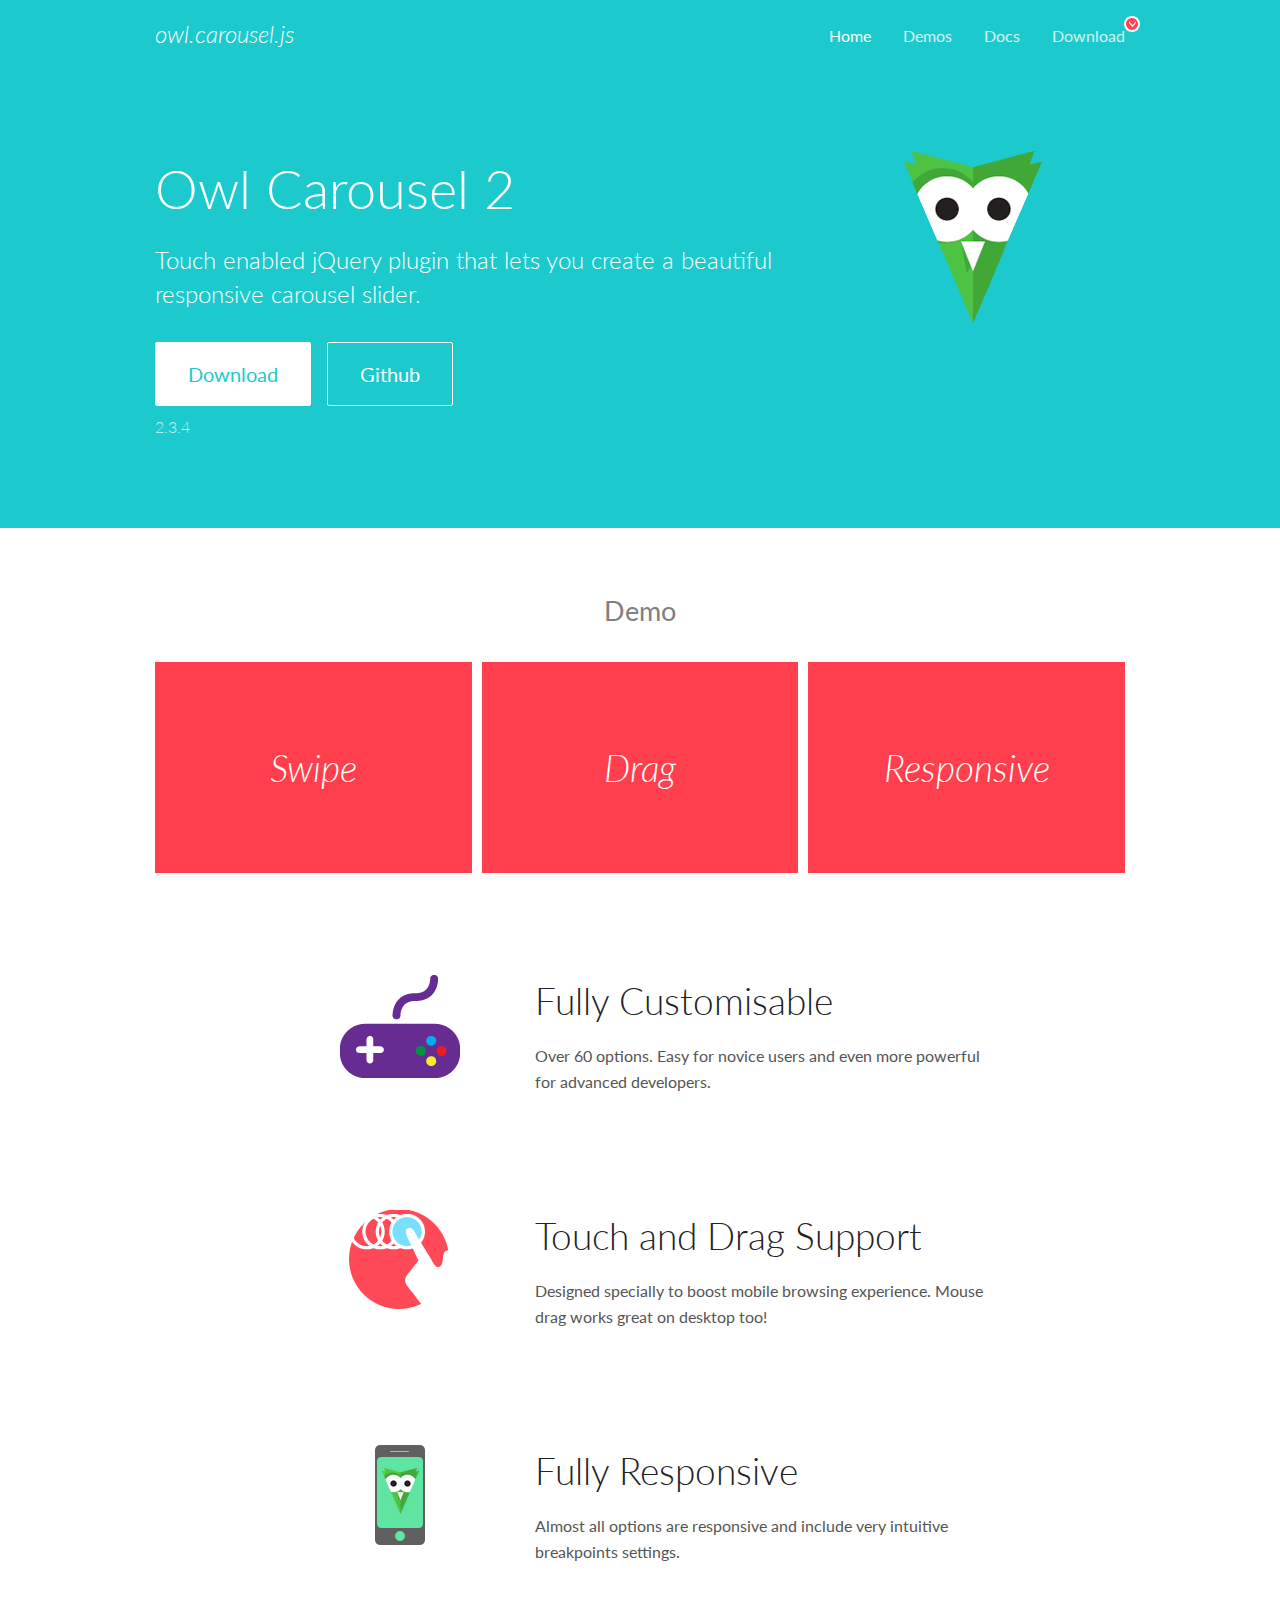
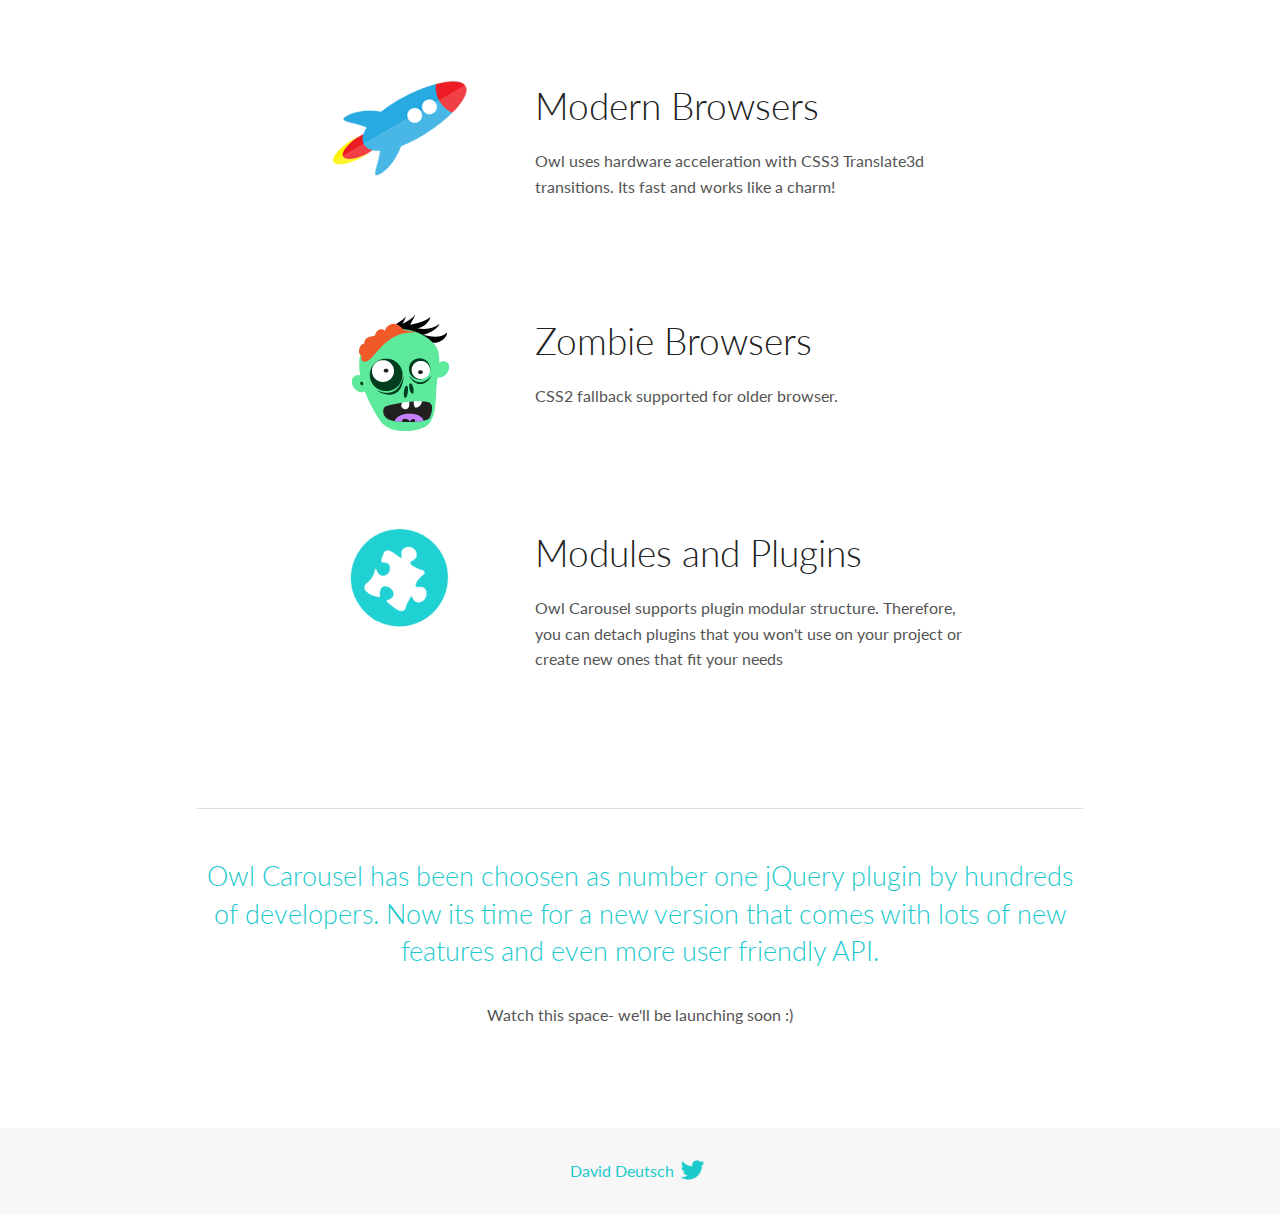
<file: new/owlcarousel/docs/index.html>
<!DOCTYPE html>
<html lang="en">
  <head>

    <!-- head -->
    <meta charset="utf-8">
    <meta name="msapplication-tap-highlight" content="no" />
    <meta name="viewport" content="width=device-width, initial-scale=1.0" />
    <meta name="description" content="Touch enabled jQuery plugin that lets you create beautiful responsive carousel slider.">
    <meta name="author" content="David Deutsch">
    <title>
      Home | Owl Carousel | 2.3.4
    </title>

    <!-- Stylesheets -->
    <link href='https://fonts.googleapis.com/css?family=Lato:300,400,700,400italic,300italic' rel='stylesheet' type='text/css'>
    <link rel="stylesheet" href="assets/css/docs.theme.min.css">

    <!-- Owl Stylesheets -->
    <link rel="stylesheet" href="assets/owlcarousel/assets/owl.carousel.min.css">
    <link rel="stylesheet" href="assets/owlcarousel/assets/owl.theme.default.min.css">

    <!-- HTML5 shim and Respond.js IE8 support of HTML5 elements and media queries -->

    <!--[if lt IE 9]>
      <script src="https://oss.maxcdn.com/libs/html5shiv/3.7.0/html5shiv.js"></script>
      <script src="https://oss.maxcdn.com/libs/respond.js/1.3.0/respond.min.js"></script>
    <![endif]-->

    <!-- Favicons -->
    <link rel="apple-touch-icon-precomposed" sizes="144x144" href="assets/ico/apple-touch-icon-144-precomposed.png">
    <link rel="shortcut icon" href="assets/ico/favicon.png">
    <link rel="shortcut icon" href="favicon.ico">

    <!-- Yeah i know js should not be in header. Its required for demos.-->

    <!-- javascript -->
    <script src="assets/vendors/jquery.min.js"></script>
    <script src="assets/owlcarousel/owl.carousel.js"></script>
  </head>
  <body>

    <!-- header -->
    <header class="header">
      <div class="row">
        <div class="large-12 columns">
          <div class="brand left">
            <h3>
              <a href="/OwlCarousel2/">owl.carousel.js</a> 
            </h3>
          </div>
          <a id="toggle-nav" class="right">
            <span></span> <span></span> <span></span> 
          </a> 
          <div class="nav-bar">
            <ul class="clearfix">
              <li class="active">
                <a href="/OwlCarousel2/index.html">Home</a> 
              </li>
              <li> <a href="/OwlCarousel2/demos/demos.html">Demos</a>  </li>
              <li> <a href="/OwlCarousel2/docs/started-welcome.html">Docs</a>  </li>
              <li>
                <a href="https://github.com/OwlCarousel2/OwlCarousel2/archive/2.3.4.zip">Download</a> 
                <span class="download"></span> 
              </li>
            </ul>
          </div>
        </div>
      </div>
    </header>

    <!-- home panel -->
    <section id="hero">
      <div class="row">
        <div class="large-8 medium-8 columns">
          <h1>Owl Carousel 2</h1>
          <h4>Touch enabled jQuery plugin that lets you create a beautiful responsive carousel slider.</h4>
          <a href="https://github.com/OwlCarousel2/OwlCarousel2/archive/2.3.4.zip" class="hero-button">Download</a> 
          <a href="https://github.com/OwlCarousel2/OwlCarousel2" class="hero-button outline">Github</a> 
          <p>2.3.4</p>
        </div>
        <div class="large-4 medium-4 columns">
          <img class="owl-logo" src="assets/img/owl-logo.png" alt="mr. Owl">
        </div>
      </div>
    </section>

    <!-- body -->
    <div class="home-demo">
      <div class="row">
        <div class="large-12 columns">
          <h3>Demo</h3>
          <div class="owl-carousel">
            <div class="item">
              <h2>Swipe</h2>
            </div>
            <div class="item">
              <h2>Drag</h2>
            </div>
            <div class="item">
              <h2>Responsive</h2>
            </div>
            <div class="item">
              <h2>CSS3</h2>
            </div>
            <div class="item">
              <h2>Fast</h2>
            </div>
            <div class="item">
              <h2>Easy</h2>
            </div>
            <div class="item">
              <h2>Free</h2>
            </div>
            <div class="item">
              <h2>Upgradable</h2>
            </div>
            <div class="item">
              <h2>Tons of options</h2>
            </div>
            <div class="item">
              <h2>Infinity</h2>
            </div>
            <div class="item">
              <h2>Auto Width</h2>
            </div>
          </div>
        </div>
      </div>
    </div>
    <script>
      var owl = $('.owl-carousel');
      owl.owlCarousel({
        margin: 10,
        loop: true,
        responsive: {
          0: {
            items: 1
          },
          600: {
            items: 2
          },
          1000: {
            items: 3
          }
        }
      })
    </script>

    <!-- features -->
    <div id="features">
      <div class="row">
        <div class="small-12 medium-9 small-centered columns">
          <section class="row feature">
            <div class="medium-4 small-12 columns">
              <img src="assets/img/feature-options.png" alt="">
            </div>
            <div class="medium-8 small-12 columns">
              <h2>Fully Customisable</h2>
              <p>Over 60 options. Easy for novice users and even more powerful for advanced developers.</p>
            </div>
          </section>
          <section class="row feature">
            <div class="medium-4 small-12 columns">
              <img src="assets/img/feature-drag.png" alt="">
            </div>
            <div class="medium-8 small-12 columns">
              <h2>Touch and Drag Support</h2>
              <p>Designed specially to boost mobile browsing experience. Mouse drag works great on desktop too!</p>
            </div>
          </section>
          <section class="row feature">
            <div class="medium-4 small-12 columns">
              <img src="assets/img/feature-responsive.png" alt="">
            </div>
            <div class="medium-8 small-12 columns">
              <h2>Fully Responsive</h2>
              <p>Almost all options are responsive and include very intuitive breakpoints settings.</p>
            </div>
          </section>
          <section class="row feature">
            <div class="medium-4 small-12 columns">
              <img src="assets/img/feature-modern.png" alt="">
            </div>
            <div class="medium-8 small-12 columns">
              <h2>Modern Browsers</h2>
              <p>Owl uses hardware acceleration with CSS3 Translate3d transitions. Its fast and works like a charm! </p>
            </div>
          </section>
          <section class="row feature">
            <div class="medium-4 small-12 columns">
              <img src="assets/img/feature-zombie.png" alt="">
            </div>
            <div class="medium-8 small-12 columns">
              <h2>Zombie Browsers</h2>
              <p>CSS2 fallback supported for older browser.</p>
            </div>
          </section>
          <section class="row feature">
            <div class="medium-4 small-12 columns">
              <img src="assets/img/feature-module.png" alt="">
            </div>
            <div class="medium-8 small-12 columns">
              <h2>Modules and Plugins</h2>
              <p>Owl Carousel supports plugin modular structure. Therefore, you can detach plugins that you won&#x27;t use on your project or create new ones that fit your needs</p>
            </div>
          </section>
        </div>
      </div>
    </div>

    <!-- footer -->
    <section id="teaser-text">
      <div class="row">
        <div class="small-12 medium-11 small-centered columns">
          <hr>
          <h3 id="owl-carousel-has-been-choosen-as-number-one-jquery-plugin-by-hundreds-of-developers-now-its-time-for-a-new-version-that-comes-with-lots-of-new-features-and-even-more-user-friendly-api-">Owl Carousel has been choosen as number one jQuery plugin by hundreds of developers. Now its time for a new version that comes with lots of new features and even more user friendly API.</h3>
          <p>Watch this space- we&#39;ll be launching soon :)</p>
        </div>
      </div>
    </section>

    <!-- footer -->
    <footer class="footer">
      <div class="row">
        <div class="large-12 columns">
          <h5>
            <a href="/OwlCarousel2/docs/support-contact.html">David Deutsch</a> 
            <a id="custom-tweet-button" href="https://twitter.com/share?url=https://github.com/OwlCarousel2/OwlCarousel2&text=Owl Carousel - This is so awesome! " target="_blank"></a> 
          </h5>
        </div>
      </div>
    </footer>

    <!-- vendors -->
    <script src="assets/vendors/highlight.js"></script>
    <script src="assets/js/app.js"></script>
  </body>
</html>
</file>
